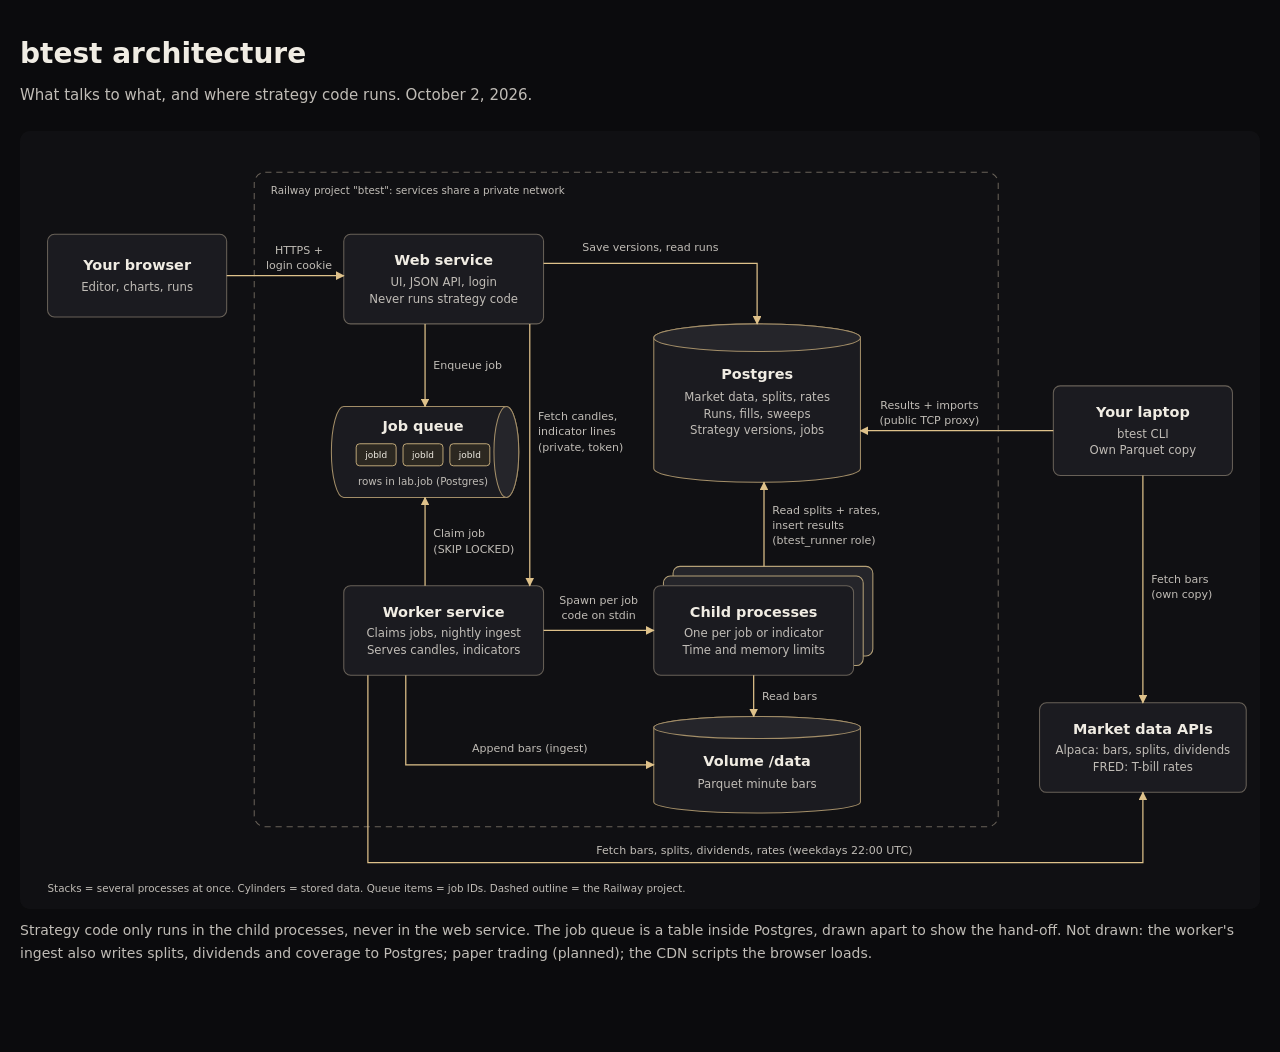
<file: docs/superpowers/specs/2026-10-02-btest-architecture.html>
<!doctype html>
<html lang="en">
<head>
<meta charset="utf-8">
<meta name="viewport" content="width=device-width, initial-scale=1">
<title>btest architecture</title>
<style>
  :root { color-scheme: dark; }
  body { margin: 0; background: #0b0b0d; color: #f0ece3;
         font: 15px/1.6 "Avenir Next", Avenir, system-ui, sans-serif; }
  main { max-width: 1240px; margin: 0 auto; padding: 32px 20px 64px; min-width: 0; }
  h1 { font-size: 28px; font-weight: 600; margin: 0 0 6px; }
  h2 { font-size: 20px; font-weight: 600; margin: 40px 0 4px; }
  .lede { color: #c0bcb6; max-width: 72ch; margin: 0; }
  .tag { display: inline-block; font-size: 12px; padding: 1px 8px; border-radius: 999px;
         border: 1px solid #a38e68; color: #dec18a; margin-left: 8px; vertical-align: 3px; }
  .old { background: #fff; border-radius: 10px; overflow-x: auto; }
  .old img { display: block; width: 100%; min-width: 900px; height: auto; }
  table { width: 100%; border-collapse: collapse; margin-top: 12px; font-size: 14px; }
  th, td { text-align: left; vertical-align: top; padding: 9px 12px; border-bottom: 1px solid #2a2a30; }
  th { color: #c0bcb6; font-weight: 600; }
  td:first-child { color: #dec18a; white-space: nowrap; }
  .tablewrap { overflow-x: auto; }
  figure img + figcaption, .cap { color: #c0bcb6; font-size: 14px; margin-top: 10px; }
</style>
</head>
<body>
<main>
<h1>btest architecture</h1>
<p class="lede">What talks to what, and where strategy code runs. October 2, 2026.</p>
<figure id="bt-figure">
  <style>
    #bt-figure { margin: 24px 0; min-width: 0; }
    #bt-figure .diagram-scroll { overflow-x: auto; background: #101013; border-radius: 10px; }
    #bt-figure svg { display: block; width: 100%; min-width: 1200px; height: auto; }
    #bt-figure text { font-family: "Avenir Next", Avenir, system-ui, sans-serif; fill: #f0ece3; }
    #bt-figure .title { font-size: 21px; }
    #bt-figure .detail { fill: #c0bcb6; font-size: 17px; }
    #bt-figure .edge-label { fill: #c0bcb6; font-size: 16px; }
    #bt-figure .note { fill: #c0bcb6; font-size: 15px; }
    #bt-figure .item { font-size: 13px; }
    #bt-figure .edge { fill: none; stroke: #dec18a; stroke-width: 1.8; marker-end: url(#bt-arrow); }
    #bt-figure figcaption { margin-top: 10px; font: 14px/1.6 system-ui, sans-serif; color: #c0bcb6; }
  </style>
  <div class="diagram-scroll" tabindex="0" role="region"
       aria-label="btest architecture, scroll horizontally on small screens">
    <svg xmlns="http://www.w3.org/2000/svg" viewBox="0 0 1800 1130" role="img"
         aria-labelledby="bt-title bt-desc">
      <title id="bt-title">btest architecture, October 2026</title>
      <desc id="bt-desc">
        The browser talks to the web service, which saves strategy versions and run results in
        Postgres and enqueues jobs as lab.job rows. The worker claims jobs and spawns a limited
        child process per job or indicator; children read Parquet bars from the worker's volume
        and insert results as the restricted btest_runner role. The worker also ingests market
        data each weekday and serves candles to the web service over the private network. The
        laptop CLI writes runs through Postgres's public proxy and keeps its own bar copy.
      </desc>
      <defs>
        <marker id="bt-arrow" viewBox="0 0 10 10" refX="9" refY="5" markerWidth="7"
                markerHeight="7" orient="auto-start-reverse">
          <path d="M0 0L10 5L0 10Z" fill="#dec18a"/>
        </marker>
      </defs>
      <rect width="1800" height="1130" fill="#101013"/>
      <rect x="340" y="60" width="1080" height="950" rx="16" fill="none" stroke="#686158" stroke-width="1.5" stroke-dasharray="9 7"/>
      <text class="note" x="364" y="92">Railway project "btest": services share a private network</text>
      <rect x="40" y="150" width="260" height="120" rx="10" fill="#1b1b20" stroke="#686158" stroke-width="1.5"/>
      <text class="title" x="170.0" y="202.0" text-anchor="middle" font-weight="600">Your browser</text>
      <text class="detail" x="170.0" y="232.0" text-anchor="middle">Editor, charts, runs</text>
      <rect x="470" y="150" width="290" height="130" rx="10" fill="#1b1b20" stroke="#686158" stroke-width="1.5"/>
      <text class="title" x="615.0" y="195.0" text-anchor="middle" font-weight="600">Web service</text>
      <text class="detail" x="615.0" y="225.0" text-anchor="middle">UI, JSON API, login</text>
      <text class="detail" x="615.0" y="249.0" text-anchor="middle">Never runs strategy code</text>
      <path d="M470 400H706A18 66.0 0 0 1 706 532H470A18 66.0 0 0 1 470 400Z" fill="#1b1b20" stroke="#a38e68" stroke-width="1.5"/>
      <ellipse cx="706" cy="466.0" rx="18" ry="66.0" fill="#25252a" stroke="#a38e68" stroke-width="1.5"/>
      <text class="title" x="585.0" y="436" text-anchor="middle" font-weight="600">Job queue</text>
      <rect x="488.0" y="454" width="58" height="32" rx="5" fill="#2c2821" stroke="#dec18a" stroke-width="1.2"/>
      <text class="item" x="517.0" y="475" text-anchor="middle">jobId</text>
      <rect x="556.0" y="454" width="58" height="32" rx="5" fill="#2c2821" stroke="#dec18a" stroke-width="1.2"/>
      <text class="item" x="585.0" y="475" text-anchor="middle">jobId</text>
      <rect x="624.0" y="454" width="58" height="32" rx="5" fill="#2c2821" stroke="#dec18a" stroke-width="1.2"/>
      <text class="item" x="653.0" y="475" text-anchor="middle">jobId</text>
      <text class="note" x="585.0" y="514" text-anchor="middle">rows in lab.job (Postgres)</text>
      <rect x="470" y="660" width="290" height="130" rx="10" fill="#1b1b20" stroke="#686158" stroke-width="1.5"/>
      <text class="title" x="615.0" y="705.0" text-anchor="middle" font-weight="600">Worker service</text>
      <text class="detail" x="615.0" y="735.0" text-anchor="middle">Claims jobs, nightly ingest</text>
      <text class="detail" x="615.0" y="759.0" text-anchor="middle">Serves candles, indicators</text>
      <path d="M920 300A150.0 20 0 0 1 1220 300V490A150.0 20 0 0 1 920 490Z" fill="#1b1b20" stroke="#a38e68" stroke-width="1.5"/>
      <ellipse cx="1070.0" cy="300" rx="150.0" ry="20" fill="#25252a" stroke="#a38e68" stroke-width="1.5"/>
      <text class="title" x="1070.0" y="360" text-anchor="middle" font-weight="600">Postgres</text>
      <text class="detail" x="1070.0" y="392" text-anchor="middle">Market data, splits, rates</text>
      <text class="detail" x="1070.0" y="416" text-anchor="middle">Runs, fills, sweeps</text>
      <text class="detail" x="1070.0" y="440" text-anchor="middle">Strategy versions, jobs</text>
      <rect x="948" y="632" width="290" height="130" rx="10" fill="#25252a" stroke="#b4a077" stroke-width="1.5"/>
      <rect x="934" y="646" width="290" height="130" rx="10" fill="#25252a" stroke="#b4a077" stroke-width="1.5"/>
      <rect x="920" y="660" width="290" height="130" rx="10" fill="#1b1b20" stroke="#686158" stroke-width="1.5"/>
      <text class="title" x="1065.0" y="705.0" text-anchor="middle" font-weight="600">Child processes</text>
      <text class="detail" x="1065.0" y="735.0" text-anchor="middle">One per job or indicator</text>
      <text class="detail" x="1065.0" y="759.0" text-anchor="middle">Time and memory limits</text>
      <path d="M920 866A150.0 16 0 0 1 1220 866V974A150.0 16 0 0 1 920 974Z" fill="#1b1b20" stroke="#a38e68" stroke-width="1.5"/>
      <ellipse cx="1070.0" cy="866" rx="150.0" ry="16" fill="#25252a" stroke="#a38e68" stroke-width="1.5"/>
      <text class="title" x="1070.0" y="922" text-anchor="middle" font-weight="600">Volume /data</text>
      <text class="detail" x="1070.0" y="954" text-anchor="middle">Parquet minute bars</text>
      <rect x="1500" y="370" width="260" height="130" rx="10" fill="#1b1b20" stroke="#686158" stroke-width="1.5"/>
      <text class="title" x="1630.0" y="415.0" text-anchor="middle" font-weight="600">Your laptop</text>
      <text class="detail" x="1630.0" y="445.0" text-anchor="middle">btest CLI</text>
      <text class="detail" x="1630.0" y="469.0" text-anchor="middle">Own Parquet copy</text>
      <rect x="1480" y="830" width="300" height="130" rx="10" fill="#1b1b20" stroke="#686158" stroke-width="1.5"/>
      <text class="title" x="1630.0" y="875.0" text-anchor="middle" font-weight="600">Market data APIs</text>
      <text class="detail" x="1630.0" y="905.0" text-anchor="middle">Alpaca: bars, splits, dividends</text>
      <text class="detail" x="1630.0" y="929.0" text-anchor="middle">FRED: T-bill rates</text>
      <path class="edge" d="M300 210H470"/>
      <text class="edge-label" x="405" y="178" text-anchor="middle">HTTPS +</text>
      <text class="edge-label" x="405" y="200" text-anchor="middle">login cookie</text>
      <path class="edge" d="M760 192H1070V280"/>
      <text class="edge-label" x="915" y="174" text-anchor="middle">Save versions, read runs</text>
      <path class="edge" d="M588 280V400"/>
      <text class="edge-label" x="600" y="346" text-anchor="start">Enqueue job</text>
      <path class="edge" d="M588 660V532"/>
      <text class="edge-label" x="600" y="590" text-anchor="start">Claim job</text>
      <text class="edge-label" x="600" y="612" text-anchor="start">(SKIP LOCKED)</text>
      <path class="edge" d="M740 280V660"/>
      <text class="edge-label" x="752" y="420" text-anchor="start">Fetch candles,</text>
      <text class="edge-label" x="752" y="442" text-anchor="start">indicator lines</text>
      <text class="edge-label" x="752" y="464" text-anchor="start">(private, token)</text>
      <path class="edge" d="M760 725H920"/>
      <text class="edge-label" x="840" y="686" text-anchor="middle">Spawn per job</text>
      <text class="edge-label" x="840" y="708" text-anchor="middle">code on stdin</text>
      <path class="edge" d="M1080 632V510"/>
      <text class="edge-label" x="1092" y="556" text-anchor="start">Read splits + rates,</text>
      <text class="edge-label" x="1092" y="578" text-anchor="start">insert results</text>
      <text class="edge-label" x="1092" y="600" text-anchor="start">(btest_runner role)</text>
      <path class="edge" d="M1065 790V850"/>
      <text class="edge-label" x="1077" y="826" text-anchor="start">Read bars</text>
      <path class="edge" d="M560 790V920H920"/>
      <text class="edge-label" x="740" y="902" text-anchor="middle">Append bars (ingest)</text>
      <path class="edge" d="M505 790V1062H1630V960"/>
      <text class="edge-label" x="1066" y="1050" text-anchor="middle">Fetch bars, splits, dividends, rates (weekdays 22:00 UTC)</text>
      <path class="edge" d="M1500 435H1220"/>
      <text class="edge-label" x="1320" y="404" text-anchor="middle">Results + imports</text>
      <text class="edge-label" x="1320" y="426" text-anchor="middle">(public TCP proxy)</text>
      <path class="edge" d="M1630 500V830"/>
      <text class="edge-label" x="1642" y="656" text-anchor="start">Fetch bars</text>
      <text class="edge-label" x="1642" y="678" text-anchor="start">(own copy)</text>
      <text class="note" x="40" y="1104">Stacks = several processes at once. Cylinders = stored data. Queue items = job IDs. Dashed outline = the Railway project.</text>
    </svg>
  </div>
  <figcaption>
    Strategy code only runs in the child processes, never in the web service. The job queue is a
    table inside Postgres, drawn apart to show the hand-off. Not drawn: the worker's ingest also
    writes splits, dividends and coverage to Postgres; paper trading (planned); the CDN scripts
    the browser loads.
  </figcaption>
</figure>
</main>
</body>
</html>
</file>
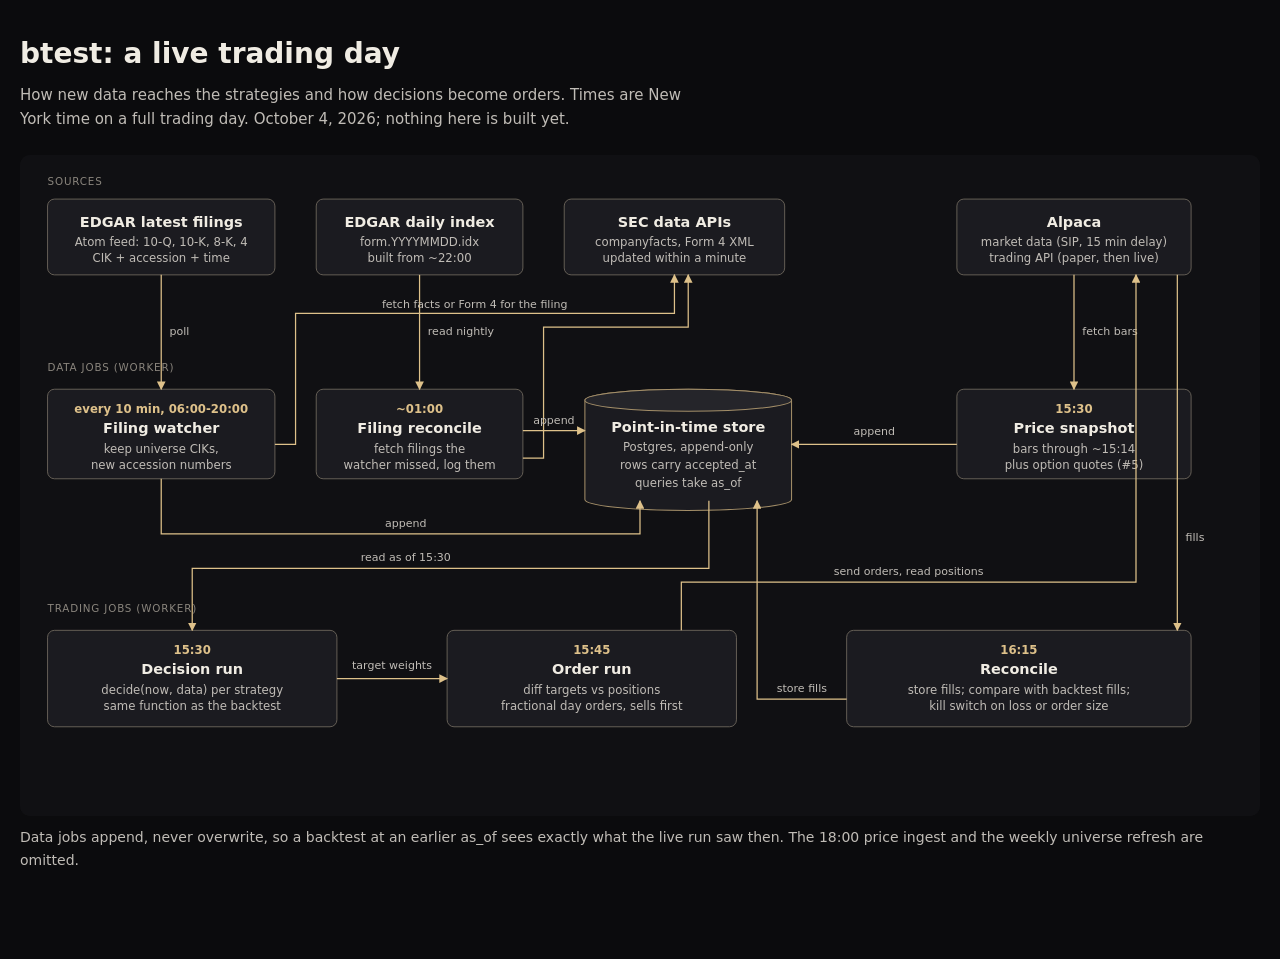
<file: docs/superpowers/specs/2026-10-04-live-day.html>
<!doctype html>
<html lang="en">
<head>
<meta charset="utf-8">
<meta name="viewport" content="width=device-width, initial-scale=1">
<title>btest live day</title>
<style>
  :root { color-scheme: dark; }
  body { margin: 0; background: #0b0b0d; color: #f0ece3;
         font: 15px/1.6 "Avenir Next", Avenir, system-ui, sans-serif; }
  main { max-width: 1240px; margin: 0 auto; padding: 32px 20px 64px; min-width: 0; }
  h1 { font-size: 28px; font-weight: 600; margin: 0 0 6px; }
  .lede { color: #c0bcb6; max-width: 72ch; margin: 0; }
</style>
</head>
<body>
<main>
<h1>btest: a live trading day</h1>
<p class="lede">How new data reaches the strategies and how decisions become orders. Times are
New York time on a full trading day. October 4, 2026; nothing here is built yet.</p>
<figure id="ld-figure">
  <style>
    #ld-figure { margin: 24px 0; min-width: 0; }
    #ld-figure .diagram-scroll { overflow-x: auto; background: #101013; border-radius: 10px; }
    #ld-figure svg { display: block; width: 100%; min-width: 1200px; height: auto; }
    #ld-figure text { font-family: "Avenir Next", Avenir, system-ui, sans-serif; fill: #f0ece3; }
    #ld-figure .title { font-size: 21px; font-weight: 600; }
    #ld-figure .detail { fill: #c0bcb6; font-size: 17px; }
    #ld-figure .time { fill: #dec18a; font-size: 17px; font-weight: 600; }
    #ld-figure .edge-label { fill: #c0bcb6; font-size: 16px; }
    #ld-figure .lane { fill: #8a857d; font-size: 15px; letter-spacing: 0.08em; }
    #ld-figure .edge { fill: none; stroke: #dec18a; stroke-width: 1.8; marker-end: url(#ld-arrow); }
    #ld-figure .svc { fill: #1b1b20; stroke: #686158; stroke-width: 1.4; }
    #ld-figure .back { fill: #25252a; stroke: #b4a077; stroke-width: 1.5; }
    #ld-figure .store { fill: #1b1b20; stroke: #a38e68; stroke-width: 1.5; }
    #ld-figure .cap { fill: #25252a; stroke: #a38e68; stroke-width: 1.5; }
    #ld-figure figcaption { margin-top: 10px; font: 14px/1.6 system-ui, sans-serif; color: #c0bcb6; }
  </style>
  <div class="diagram-scroll" tabindex="0" role="region"
       aria-label="Live trading day diagram, scroll horizontally on small screens">
    <svg xmlns="http://www.w3.org/2000/svg" viewBox="0 0 1800 960" role="img"
         aria-labelledby="ld-title ld-desc">
      <title id="ld-title">btest live trading day</title>
      <desc id="ld-desc">
        Top row, external sources: the EDGAR latest-filings feed, the EDGAR nightly daily index,
        the SEC companyfacts API and Alpaca market data. Middle row, worker jobs: the filing
        watcher polls the feed every ten minutes and fetches companyfacts or Form 4 XML for
        universe companies; the nightly filing reconcile reads the daily index for misses; the
        15:30 price snapshot pulls Alpaca bars. All three append to the point-in-time store in
        Postgres. Bottom row: the 15:30 decision run reads the store as of now and writes target
        weights; the 15:45 order run diffs targets against Alpaca positions and sends sells then
        buys to the Alpaca trading API; the 16:15 reconcile reads fills back and compares them
        with the backtest fill model.
      </desc>
      <defs>
        <marker id="ld-arrow" viewBox="0 0 10 10" refX="9" refY="5"
                markerWidth="7" markerHeight="7" orient="auto-start-reverse">
          <path d="M0 0L10 5L0 10Z" fill="#dec18a"/>
        </marker>
      </defs>
      <rect width="1800" height="960" fill="#101013"/>

      <text class="lane" x="40" y="44">SOURCES</text>
      <text class="lane" x="40" y="314">DATA JOBS (WORKER)</text>
      <text class="lane" x="40" y="664">TRADING JOBS (WORKER)</text>

      <rect class="svc" x="40" y="64" width="330" height="110" rx="10"/>
      <text class="title" x="205" y="104" text-anchor="middle">EDGAR latest filings</text>
      <text class="detail" x="205" y="132" text-anchor="middle">Atom feed: 10-Q, 10-K, 8-K, 4</text>
      <text class="detail" x="205" y="156" text-anchor="middle">CIK + accession + time</text>

      <rect class="svc" x="430" y="64" width="300" height="110" rx="10"/>
      <text class="title" x="580" y="104" text-anchor="middle">EDGAR daily index</text>
      <text class="detail" x="580" y="132" text-anchor="middle">form.YYYYMMDD.idx</text>
      <text class="detail" x="580" y="156" text-anchor="middle">built from ~22:00</text>

      <rect class="svc" x="790" y="64" width="320" height="110" rx="10"/>
      <text class="title" x="950" y="104" text-anchor="middle">SEC data APIs</text>
      <text class="detail" x="950" y="132" text-anchor="middle">companyfacts, Form 4 XML</text>
      <text class="detail" x="950" y="156" text-anchor="middle">updated within a minute</text>

      <rect class="svc" x="1360" y="64" width="340" height="110" rx="10"/>
      <text class="title" x="1530" y="104" text-anchor="middle">Alpaca</text>
      <text class="detail" x="1530" y="132" text-anchor="middle">market data (SIP, 15 min delay)</text>
      <text class="detail" x="1530" y="156" text-anchor="middle">trading API (paper, then live)</text>

      <rect class="svc" x="40" y="340" width="330" height="130" rx="10"/>
      <text class="time" x="205" y="374" text-anchor="middle">every 10 min, 06:00-20:00</text>
      <text class="title" x="205" y="404" text-anchor="middle">Filing watcher</text>
      <text class="detail" x="205" y="432" text-anchor="middle">keep universe CIKs,</text>
      <text class="detail" x="205" y="456" text-anchor="middle">new accession numbers</text>

      <rect class="svc" x="430" y="340" width="300" height="130" rx="10"/>
      <text class="time" x="580" y="374" text-anchor="middle">~01:00</text>
      <text class="title" x="580" y="404" text-anchor="middle">Filing reconcile</text>
      <text class="detail" x="580" y="432" text-anchor="middle">fetch filings the</text>
      <text class="detail" x="580" y="456" text-anchor="middle">watcher missed, log them</text>

      <rect class="svc" x="1360" y="340" width="340" height="130" rx="10"/>
      <text class="time" x="1530" y="374" text-anchor="middle">15:30</text>
      <text class="title" x="1530" y="404" text-anchor="middle">Price snapshot</text>
      <text class="detail" x="1530" y="432" text-anchor="middle">bars through ~15:14</text>
      <text class="detail" x="1530" y="456" text-anchor="middle">plus option quotes (#5)</text>

      <path class="store" d="M820 356A150 16 0 0 1 1120 356V500A150 16 0 0 1 820 500Z"/>
      <ellipse class="cap" cx="970" cy="356" rx="150" ry="16"/>
      <text class="title" x="970" y="402" text-anchor="middle">Point-in-time store</text>
      <text class="detail" x="970" y="430" text-anchor="middle">Postgres, append-only</text>
      <text class="detail" x="970" y="456" text-anchor="middle">rows carry accepted_at</text>
      <text class="detail" x="970" y="482" text-anchor="middle">queries take as_of</text>

      <path class="edge" d="M205 174V340"/>
      <text class="edge-label" x="217" y="262">poll</text>
      <path class="edge" d="M580 174V340"/>
      <text class="edge-label" x="592" y="262">read nightly</text>
      <path class="edge" d="M370 420H400V230H950V174"/>
      <path class="edge" d="M730 440H760V250H970V174"/>
      <text class="edge-label" x="660" y="222" text-anchor="middle">fetch facts or Form 4 for the filing</text>
      <path class="edge" d="M1530 174V340"/>
      <text class="edge-label" x="1542" y="262">fetch bars</text>
      <path class="edge" d="M205 470V550H900V502"/>
      <text class="edge-label" x="560" y="540" text-anchor="middle">append</text>
      <path class="edge" d="M730 400H820"/>
      <text class="edge-label" x="775" y="390" text-anchor="middle">append</text>
      <path class="edge" d="M1360 420H1120"/>
      <text class="edge-label" x="1240" y="406" text-anchor="middle">append</text>

      <rect class="svc" x="40" y="690" width="420" height="140" rx="10"/>
      <text class="time" x="250" y="724" text-anchor="middle">15:30</text>
      <text class="title" x="250" y="754" text-anchor="middle">Decision run</text>
      <text class="detail" x="250" y="782" text-anchor="middle">decide(now, data) per strategy</text>
      <text class="detail" x="250" y="806" text-anchor="middle">same function as the backtest</text>

      <rect class="svc" x="620" y="690" width="420" height="140" rx="10"/>
      <text class="time" x="830" y="724" text-anchor="middle">15:45</text>
      <text class="title" x="830" y="754" text-anchor="middle">Order run</text>
      <text class="detail" x="830" y="782" text-anchor="middle">diff targets vs positions</text>
      <text class="detail" x="830" y="806" text-anchor="middle">fractional day orders, sells first</text>

      <rect class="svc" x="1200" y="690" width="500" height="140" rx="10"/>
      <text class="time" x="1450" y="724" text-anchor="middle">16:15</text>
      <text class="title" x="1450" y="754" text-anchor="middle">Reconcile</text>
      <text class="detail" x="1450" y="782" text-anchor="middle">store fills; compare with backtest fills;</text>
      <text class="detail" x="1450" y="806" text-anchor="middle">kill switch on loss or order size</text>

      <path class="edge" d="M1000 502V600H250V690"/>
      <text class="edge-label" x="560" y="590" text-anchor="middle">read as of 15:30</text>
      <path class="edge" d="M460 760H620"/>
      <text class="edge-label" x="540" y="746" text-anchor="middle">target weights</text>
      <path class="edge" d="M960 690V620H1620V174"/>
      <text class="edge-label" x="1290" y="610" text-anchor="middle">send orders, read positions</text>
      <path class="edge" d="M1680 174V690"/>
      <text class="edge-label" x="1692" y="560">fills</text>
      <path class="edge" d="M1200 790H1070V502"/>
      <text class="edge-label" x="1135" y="780" text-anchor="middle">store fills</text>
    </svg>
  </div>
  <figcaption>
    Data jobs append, never overwrite, so a backtest at an earlier as_of sees exactly what the
    live run saw then. The 18:00 price ingest and the weekly universe refresh are omitted.
  </figcaption>
</figure>
</main>
</body>
</html>
</file>
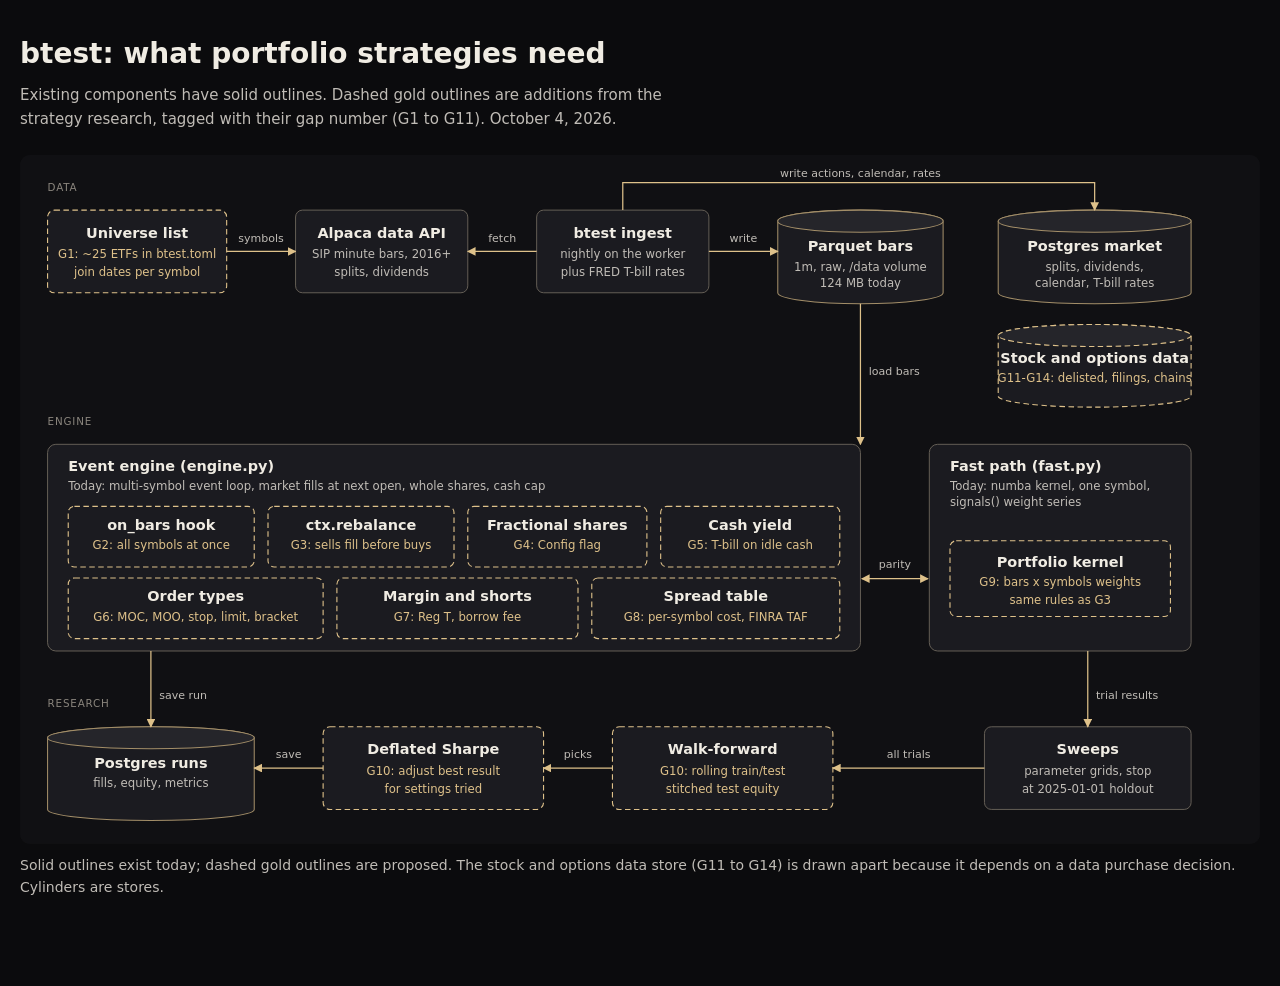
<file: docs/superpowers/specs/2026-10-04-strategy-gaps.html>
<!doctype html>
<html lang="en">
<head>
<meta charset="utf-8">
<meta name="viewport" content="width=device-width, initial-scale=1">
<title>btest strategy gaps</title>
<style>
  :root { color-scheme: dark; }
  body { margin: 0; background: #0b0b0d; color: #f0ece3;
         font: 15px/1.6 "Avenir Next", Avenir, system-ui, sans-serif; }
  main { max-width: 1240px; margin: 0 auto; padding: 32px 20px 64px; min-width: 0; }
  h1 { font-size: 28px; font-weight: 600; margin: 0 0 6px; }
  .lede { color: #c0bcb6; max-width: 72ch; margin: 0; }
</style>
</head>
<body>
<main>
<h1>btest: what portfolio strategies need</h1>
<p class="lede">Existing components have solid outlines. Dashed gold outlines are additions from
the strategy research, tagged with their gap number (G1 to G11). October 4, 2026.</p>
<figure id="sg-figure">
  <style>
    #sg-figure { margin: 24px 0; min-width: 0; }
    #sg-figure .diagram-scroll { overflow-x: auto; background: #101013; border-radius: 10px; }
    #sg-figure svg { display: block; width: 100%; min-width: 1200px; height: auto; }
    #sg-figure text { font-family: "Avenir Next", Avenir, system-ui, sans-serif; fill: #f0ece3; }
    #sg-figure .title { font-size: 21px; font-weight: 600; }
    #sg-figure .detail { fill: #c0bcb6; font-size: 17px; }
    #sg-figure .new-detail { fill: #dec18a; font-size: 17px; }
    #sg-figure .edge-label { fill: #c0bcb6; font-size: 16px; }
    #sg-figure .lane { fill: #8a857d; font-size: 15px; letter-spacing: 0.08em; }
    #sg-figure .edge { fill: none; stroke: #dec18a; stroke-width: 1.8; marker-end: url(#sg-arrow); }
    #sg-figure .svc { fill: #1b1b20; stroke: #686158; stroke-width: 1.4; }
    #sg-figure .new { fill: #1b1b20; stroke: #dec18a; stroke-width: 1.6; stroke-dasharray: 8 5; }
    #sg-figure .store { fill: #1b1b20; stroke: #a38e68; stroke-width: 1.5; }
    #sg-figure .cap { fill: #25252a; stroke: #a38e68; stroke-width: 1.5; }
    #sg-figure .newstore { fill: #1b1b20; stroke: #dec18a; stroke-width: 1.6; stroke-dasharray: 8 5; }
    #sg-figure .newcap { fill: #25252a; stroke: #dec18a; stroke-width: 1.6; stroke-dasharray: 8 5; }
    #sg-figure figcaption { margin-top: 10px; font: 14px/1.6 system-ui, sans-serif; color: #c0bcb6; }
  </style>
  <div class="diagram-scroll" tabindex="0" role="region"
       aria-label="btest strategy gaps diagram, scroll horizontally on small screens">
    <svg xmlns="http://www.w3.org/2000/svg" viewBox="0 0 1800 1000" role="img"
         aria-labelledby="sg-title sg-desc">
      <title id="sg-title">Components btest adds to backtest portfolio strategies</title>
      <desc id="sg-desc">
        Data lane: a universe list (new, G1) tells ingest which symbols to fetch from Alpaca;
        ingest writes minute bars to Parquet and corporate actions and rates to Postgres. A new
        store for survivorship-free stock prices, fundamentals, events and option chains
        (G11 to G14) serves the stock and options strategies. Engine lane: the
        event engine loads bars and gains a rebalance hook, batch rebalancing, fractional
        shares, cash yield, order types, a margin model and a spread table. The fast path gains
        a portfolio kernel. Research lane: the engine saves runs to Postgres; the fast path feeds sweeps, whose
        trials pass through new walk-forward and deflated Sharpe checks before being saved.
      </desc>
      <defs>
        <marker id="sg-arrow" viewBox="0 0 10 10" refX="9" refY="5"
                markerWidth="7" markerHeight="7" orient="auto-start-reverse">
          <path d="M0 0L10 5L0 10Z" fill="#dec18a"/>
        </marker>
      </defs>
      <rect width="1800" height="1000" fill="#101013"/>

      <text class="lane" x="40" y="52">DATA</text>
      <text class="lane" x="40" y="392">ENGINE</text>
      <text class="lane" x="40" y="802">RESEARCH</text>

      <!-- Data lane -->
      <rect class="new" x="40" y="80" width="260" height="120" rx="10"/>
      <text class="title" x="170" y="120" text-anchor="middle">Universe list</text>
      <text class="new-detail" x="170" y="150" text-anchor="middle">G1: ~25 ETFs in btest.toml</text>
      <text class="new-detail" x="170" y="176" text-anchor="middle">join dates per symbol</text>

      <rect class="svc" x="400" y="80" width="250" height="120" rx="10"/>
      <text class="title" x="525" y="120" text-anchor="middle">Alpaca data API</text>
      <text class="detail" x="525" y="150" text-anchor="middle">SIP minute bars, 2016+</text>
      <text class="detail" x="525" y="176" text-anchor="middle">splits, dividends</text>

      <rect class="svc" x="750" y="80" width="250" height="120" rx="10"/>
      <text class="title" x="875" y="120" text-anchor="middle">btest ingest</text>
      <text class="detail" x="875" y="150" text-anchor="middle">nightly on the worker</text>
      <text class="detail" x="875" y="176" text-anchor="middle">plus FRED T-bill rates</text>

      <path class="store" d="M1100 96A120 16 0 0 1 1340 96V200A120 16 0 0 1 1100 200Z"/>
      <ellipse class="cap" cx="1220" cy="96" rx="120" ry="16"/>
      <text class="title" x="1220" y="140" text-anchor="middle">Parquet bars</text>
      <text class="detail" x="1220" y="168" text-anchor="middle">1m, raw, /data volume</text>
      <text class="detail" x="1220" y="192" text-anchor="middle">124 MB today</text>

      <path class="store" d="M1420 96A140 16 0 0 1 1700 96V200A140 16 0 0 1 1420 200Z"/>
      <ellipse class="cap" cx="1560" cy="96" rx="140" ry="16"/>
      <text class="title" x="1560" y="140" text-anchor="middle">Postgres market</text>
      <text class="detail" x="1560" y="168" text-anchor="middle">splits, dividends,</text>
      <text class="detail" x="1560" y="192" text-anchor="middle">calendar, T-bill rates</text>

      <path class="newstore" d="M1420 262A140 16 0 0 1 1700 262V350A140 16 0 0 1 1420 350Z"/>
      <ellipse class="newcap" cx="1560" cy="262" rx="140" ry="16"/>
      <text class="title" x="1560" y="302" text-anchor="middle">Stock and options data</text>
      <text class="new-detail" x="1560" y="330" text-anchor="middle">G11-G14: delisted, filings, chains</text>

      <path class="edge" d="M300 140H400"/>
      <text class="edge-label" x="350" y="126" text-anchor="middle">symbols</text>
      <path class="edge" d="M750 140H650"/>
      <text class="edge-label" x="700" y="126" text-anchor="middle">fetch</text>
      <path class="edge" d="M1000 140H1100"/>
      <text class="edge-label" x="1050" y="126" text-anchor="middle">write</text>
      <path class="edge" d="M875 80V40H1560V80"/>
      <text class="edge-label" x="1220" y="32" text-anchor="middle">write actions, calendar, rates</text>

      <!-- Engine lane -->
      <rect class="svc" x="40" y="420" width="1180" height="300" rx="12"/>
      <text class="title" x="70" y="458">Event engine (engine.py)</text>
      <text class="detail" x="70" y="486">Today: multi-symbol event loop, market fills at next open, whole shares, cash cap</text>

      <rect class="new" x="70" y="510" width="270" height="88" rx="9"/>
      <text class="title" x="205" y="544" text-anchor="middle">on_bars hook</text>
      <text class="new-detail" x="205" y="572" text-anchor="middle">G2: all symbols at once</text>

      <rect class="new" x="360" y="510" width="270" height="88" rx="9"/>
      <text class="title" x="495" y="544" text-anchor="middle">ctx.rebalance</text>
      <text class="new-detail" x="495" y="572" text-anchor="middle">G3: sells fill before buys</text>

      <rect class="new" x="650" y="510" width="260" height="88" rx="9"/>
      <text class="title" x="780" y="544" text-anchor="middle">Fractional shares</text>
      <text class="new-detail" x="780" y="572" text-anchor="middle">G4: Config flag</text>

      <rect class="new" x="930" y="510" width="260" height="88" rx="9"/>
      <text class="title" x="1060" y="544" text-anchor="middle">Cash yield</text>
      <text class="new-detail" x="1060" y="572" text-anchor="middle">G5: T-bill on idle cash</text>

      <rect class="new" x="70" y="614" width="370" height="88" rx="9"/>
      <text class="title" x="255" y="648" text-anchor="middle">Order types</text>
      <text class="new-detail" x="255" y="676" text-anchor="middle">G6: MOC, MOO, stop, limit, bracket</text>

      <rect class="new" x="460" y="614" width="350" height="88" rx="9"/>
      <text class="title" x="635" y="648" text-anchor="middle">Margin and shorts</text>
      <text class="new-detail" x="635" y="676" text-anchor="middle">G7: Reg T, borrow fee</text>

      <rect class="new" x="830" y="614" width="360" height="88" rx="9"/>
      <text class="title" x="1010" y="648" text-anchor="middle">Spread table</text>
      <text class="new-detail" x="1010" y="676" text-anchor="middle">G8: per-symbol cost, FINRA TAF</text>

      <rect class="svc" x="1320" y="420" width="380" height="300" rx="12"/>
      <text class="title" x="1350" y="458">Fast path (fast.py)</text>
      <text class="detail" x="1350" y="486">Today: numba kernel, one symbol,</text>
      <text class="detail" x="1350" y="510">signals() weight series</text>
      <rect class="new" x="1350" y="560" width="320" height="110" rx="9"/>
      <text class="title" x="1510" y="598" text-anchor="middle">Portfolio kernel</text>
      <text class="new-detail" x="1510" y="626" text-anchor="middle">G9: bars x symbols weights</text>
      <text class="new-detail" x="1510" y="652" text-anchor="middle">same rules as G3</text>

      <path class="edge" d="M1220 216V420"/>
      <text class="edge-label" x="1232" y="320">load bars</text>
      <path class="edge" d="M1222 615H1318" marker-start="url(#sg-arrow)"/>
      <text class="edge-label" x="1270" y="600" text-anchor="middle">parity</text>

      <!-- Research lane -->
      <path class="store" d="M40 846A150 16 0 0 1 340 846V950A150 16 0 0 1 40 950Z"/>
      <ellipse class="cap" cx="190" cy="846" rx="150" ry="16"/>
      <text class="title" x="190" y="890" text-anchor="middle">Postgres runs</text>
      <text class="detail" x="190" y="918" text-anchor="middle">fills, equity, metrics</text>

      <rect class="new" x="440" y="830" width="320" height="120" rx="10"/>
      <text class="title" x="600" y="870" text-anchor="middle">Deflated Sharpe</text>
      <text class="new-detail" x="600" y="900" text-anchor="middle">G10: adjust best result</text>
      <text class="new-detail" x="600" y="926" text-anchor="middle">for settings tried</text>

      <rect class="new" x="860" y="830" width="320" height="120" rx="10"/>
      <text class="title" x="1020" y="870" text-anchor="middle">Walk-forward</text>
      <text class="new-detail" x="1020" y="900" text-anchor="middle">G10: rolling train/test</text>
      <text class="new-detail" x="1020" y="926" text-anchor="middle">stitched test equity</text>

      <rect class="svc" x="1400" y="830" width="300" height="120" rx="10"/>
      <text class="title" x="1550" y="870" text-anchor="middle">Sweeps</text>
      <text class="detail" x="1550" y="900" text-anchor="middle">parameter grids, stop</text>
      <text class="detail" x="1550" y="926" text-anchor="middle">at 2025-01-01 holdout</text>

      <path class="edge" d="M190 720V830"/>
      <text class="edge-label" x="202" y="790">save run</text>
      <path class="edge" d="M1550 720V830"/>
      <text class="edge-label" x="1562" y="790">trial results</text>
      <path class="edge" d="M1400 890H1180"/>
      <text class="edge-label" x="1290" y="876" text-anchor="middle">all trials</text>
      <path class="edge" d="M860 890H760"/>
      <text class="edge-label" x="810" y="876" text-anchor="middle">picks</text>
      <path class="edge" d="M440 890H340"/>
      <text class="edge-label" x="390" y="876" text-anchor="middle">save</text>
    </svg>
  </div>
  <figcaption>
    Solid outlines exist today; dashed gold outlines are proposed. The stock and options data store (G11 to G14) is drawn apart because it depends on a
    data purchase decision. Cylinders are stores.
  </figcaption>
</figure>
</main>
</body>
</html>
</file>
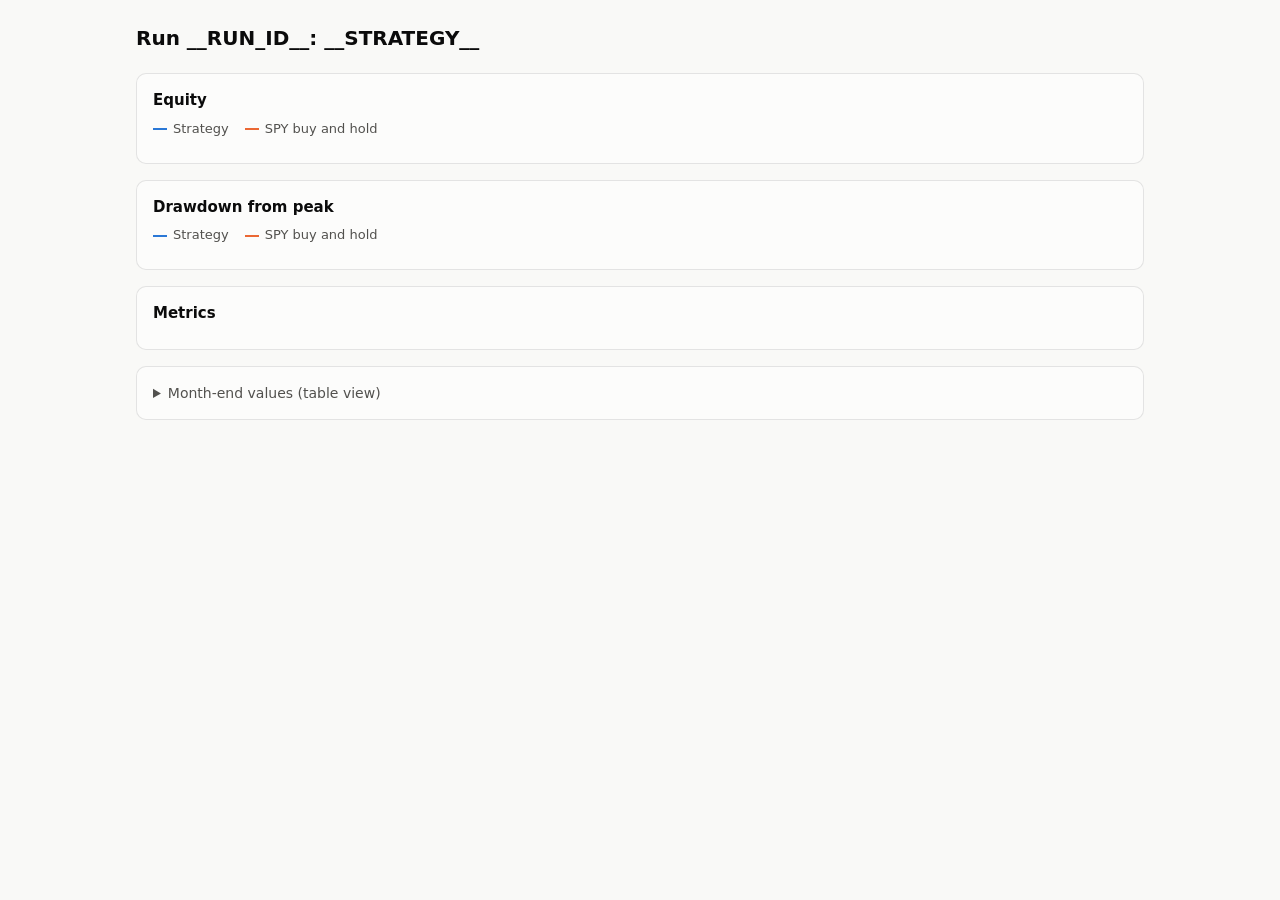
<file: src/btest/templates/report.html>
<!doctype html>
<html lang="en">
<head>
<meta charset="utf-8">
<meta name="viewport" content="width=device-width, initial-scale=1">
<title>btest run __RUN_ID__</title>
<style>
:root {
    color-scheme: light;
    --page: #f9f9f7;
    --surface: #fcfcfb;
    --ink: #0b0b0b;
    --ink-2: #52514e;
    --muted: #898781;
    --grid: #e1e0d9;
    --axis: #c3c2b7;
    --ring: rgba(11, 11, 11, 0.10);
    --s1: #2a78d6;
    --s2: #eb6834;
}
@media (prefers-color-scheme: dark) {
    :root:not([data-theme="light"]) {
        color-scheme: dark;
        --page: #0d0d0d;
        --surface: #1a1a19;
        --ink: #ffffff;
        --ink-2: #c3c2b7;
        --grid: #2c2c2a;
        --axis: #383835;
        --ring: rgba(255, 255, 255, 0.10);
        --s1: #3987e5;
        --s2: #d95926;
    }
}
:root[data-theme="dark"] {
    color-scheme: dark;
    --page: #0d0d0d;
    --surface: #1a1a19;
    --ink: #ffffff;
    --ink-2: #c3c2b7;
    --grid: #2c2c2a;
    --axis: #383835;
    --ring: rgba(255, 255, 255, 0.10);
    --s1: #3987e5;
    --s2: #d95926;
}
* { box-sizing: border-box; }
body {
    margin: 0;
    background: var(--page);
    color: var(--ink);
    font: 14px/1.45 system-ui, -apple-system, "Segoe UI", sans-serif;
}
main { max-width: 1040px; margin: 0 auto; padding: 24px 16px 48px; }
h1 { font-size: 20px; margin: 0 0 4px; }
h2 { font-size: 15px; margin: 0 0 8px; }
.sub { color: var(--ink-2); margin: 0 0 20px; overflow-wrap: anywhere; }
.card {
    background: var(--surface);
    border: 1px solid var(--ring);
    border-radius: 10px;
    padding: 16px;
    margin-bottom: 16px;
}
.legend { display: flex; gap: 16px; color: var(--ink-2); font-size: 13px; margin-bottom: 8px; }
.legend span::before {
    content: ""; display: inline-block; width: 14px; height: 2px; margin-right: 6px;
    vertical-align: middle; background: var(--c);
}
.chart { position: relative; }
svg { display: block; width: 100%; height: auto; overflow: visible; }
.tip {
    position: absolute; pointer-events: none; display: none;
    background: var(--surface); border: 1px solid var(--ring); border-radius: 6px;
    padding: 6px 8px; font-size: 12px; white-space: nowrap;
    box-shadow: 0 2px 8px rgba(0, 0, 0, 0.12);
}
.tip b { font-variant-numeric: tabular-nums; }
.swatch { display: inline-block; width: 8px; height: 8px; border-radius: 50%;
          margin-right: 6px; background: var(--c); }
table { border-collapse: collapse; width: 100%; font-variant-numeric: tabular-nums; }
th, td { text-align: right; padding: 5px 8px; border-bottom: 1px solid var(--grid); }
th:first-child, td:first-child { text-align: left; }
th { color: var(--ink-2); font-weight: 600; }
.scroll { overflow-x: auto; }
details summary { cursor: pointer; color: var(--ink-2); }
</style>
</head>
<body>
<main>
<h1>Run __RUN_ID__: __STRATEGY__</h1>
<p class="sub" id="sub"></p>

<section class="card">
    <h2>Equity</h2>
    <div class="legend">
        <span style="--c: var(--s1)">Strategy</span>
        <span style="--c: var(--s2)">SPY buy and hold</span>
    </div>
    <div class="chart" id="equity"></div>
</section>

<section class="card">
    <h2>Drawdown from peak</h2>
    <div class="legend">
        <span style="--c: var(--s1)">Strategy</span>
        <span style="--c: var(--s2)">SPY buy and hold</span>
    </div>
    <div class="chart" id="drawdown"></div>
</section>

<section class="card scroll">
    <h2>Metrics</h2>
    <table id="metrics"></table>
</section>

<section class="card scroll">
    <details>
        <summary>Month-end values (table view)</summary>
        <table id="monthly"></table>
    </details>
</section>
</main>
<script>
const RUN = __DATA__;

const pct = v => v == null ? "-" : (v * 100).toFixed(2) + "%";
const num = (v, d = 2) => v == null ? "-" : v.toLocaleString(undefined,
    {minimumFractionDigits: d, maximumFractionDigits: d});
const money = v => v == null ? "-" : "$" + num(v, 0);

const sub = document.getElementById("sub");
sub.textContent = `${RUN.symbols.join(", ")} · from ${RUN.start} until ${RUN.end} UTC · params `
    + JSON.stringify(RUN.params) + ` · slippage ${RUN.config.costs.slippage_bps} bps`
    + (RUN.git_commit ? ` · commit ${RUN.git_commit.slice(0, 7)}${RUN.git_dirty ? " (dirty)" : ""}` : "");

const dates = RUN.equity.map(r => r[0]);
const strat = RUN.equity.map(r => r[1]);
const bench = RUN.equity.map(r => r[2]);
const drawdown = xs => {
    let peak = -Infinity;
    return xs.map(v => { if (v == null) return null; peak = Math.max(peak, v); return v / peak - 1; });
};

function niceTicks(lo, hi, count) {
    const raw = (hi - lo) / count;
    const mag = 10 ** Math.floor(Math.log10(raw));
    const step = [1, 2, 2.5, 5, 10].map(k => k * mag).find(s => s >= raw);
    const first = Math.floor(lo / step), last = Math.ceil(hi / step - 1e-9);
    const ticks = [];
    // Multiply integer indices rather than accumulating, so 0 stays exactly 0.
    for (let k = first; k <= last; k++) ticks.push(k * step + 0);
    return ticks;
}

function chart(el, series, fmt, opts = {}) {
    el.replaceChildren();
    const W = Math.max(300, el.clientWidth), H = opts.height || 320;
    const m = {l: 64, r: 12, t: 8, b: 28};
    const all = series.flatMap(s => s.values).filter(v => v != null);
    const ticks = niceTicks(Math.min(...all), opts.zeroTop ? 0 : Math.max(...all),
                            W < 500 ? 3 : 5);
    const lo = ticks[0], hi = ticks[ticks.length - 1];
    const n = dates.length;
    const x = i => m.l + (W - m.l - m.r) * (n > 1 ? i / (n - 1) : 0);
    const y = v => m.t + (H - m.t - m.b) * (1 - (v - lo) / (hi - lo));
    const ns = "http://www.w3.org/2000/svg";
    const svg = document.createElementNS(ns, "svg");
    svg.setAttribute("viewBox", `0 0 ${W} ${H}`);
    svg.setAttribute("role", "img");
    svg.setAttribute("aria-label", opts.label);
    const add = (tag, attrs, parent = svg) => {
        const e = document.createElementNS(ns, tag);
        for (const [k, v] of Object.entries(attrs)) e.setAttribute(k, v);
        parent.appendChild(e);
        return e;
    };
    for (const v of ticks) {
        const yy = y(v);
        add("line", {x1: m.l, x2: W - m.r, y1: yy, y2: yy, stroke: "var(--grid)", "stroke-width": 1});
        add("text", {x: m.l - 8, y: yy + 4, "text-anchor": "end", fill: "var(--muted)",
                     "font-size": 12}).textContent = (opts.tickFmt || fmt)(v);
    }
    let lastYear = null, lastX = -Infinity;
    dates.forEach((d, i) => {
        const yr = d.slice(0, 4);
        if (yr === lastYear) return;
        lastYear = yr;
        if (x(i) - lastX >= 44) {
            lastX = x(i);
            add("text", {x: x(i), y: H - 8, "text-anchor": "middle", fill: "var(--muted)",
                         "font-size": 12}).textContent = yr;
        }
    });
    add("line", {x1: m.l, x2: W - m.r, y1: H - m.b, y2: H - m.b, stroke: "var(--axis)",
                 "stroke-width": 1});
    for (const s of series) {
        let dpath = "", pen = false;
        s.values.forEach((v, i) => {
            if (v == null) { pen = false; return; }
            dpath += (pen ? "L" : "M") + x(i).toFixed(1) + "," + y(v).toFixed(1);
            pen = true;
        });
        add("path", {d: dpath, fill: "none", stroke: s.color, "stroke-width": 2,
                     "stroke-linejoin": "round"});
    }
    const cross = add("line", {y1: m.t, y2: H - m.b, stroke: "var(--axis)", "stroke-width": 1,
                               visibility: "hidden"});
    const dots = series.map(s => add("circle", {r: 4, fill: s.color, stroke: "var(--surface)",
                                                "stroke-width": 2, visibility: "hidden"}));
    el.appendChild(svg);
    const tip = document.createElement("div");
    tip.className = "tip";
    el.appendChild(tip);
    const hide = () => { tip.style.display = "none"; cross.setAttribute("visibility", "hidden");
                         dots.forEach(d => d.setAttribute("visibility", "hidden")); };
    svg.addEventListener("pointerleave", hide);
    svg.addEventListener("pointermove", ev => {
        const r = svg.getBoundingClientRect();
        const px = (ev.clientX - r.left) / r.width * W;
        const i = Math.max(0, Math.min(n - 1, Math.round((px - m.l) / (W - m.l - m.r) * (n - 1))));
        cross.setAttribute("x1", x(i)); cross.setAttribute("x2", x(i));
        cross.setAttribute("visibility", "visible");
        series.forEach((s, k) => {
            const v = s.values[i];
            dots[k].setAttribute("visibility", v == null ? "hidden" : "visible");
            if (v != null) { dots[k].setAttribute("cx", x(i)); dots[k].setAttribute("cy", y(v)); }
        });
        tip.replaceChildren();
        const head = document.createElement("div");
        head.textContent = dates[i];
        tip.appendChild(head);
        for (const s of series) {
            const row = document.createElement("div");
            const sw = document.createElement("span");
            sw.className = "swatch"; sw.style.setProperty("--c", s.color);
            const b = document.createElement("b");
            b.textContent = fmt(s.values[i]);
            row.append(sw, s.name + " ", b);
            tip.appendChild(row);
        }
        tip.style.display = "block";
        const left = x(i) / W * r.width;
        const flip = left > r.width * 0.6;
        tip.style.left = (flip ? left - tip.offsetWidth - 12 : left + 12) + "px";
        tip.style.top = "8px";
    });
}

const S1 = "var(--s1)", S2 = "var(--s2)";
const tickPct = v => (v * 100).toFixed(Math.abs(v) < 0.1 && v !== 0 ? 1 : 0) + "%";
function drawCharts() {
chart(document.getElementById("equity"), [
    {name: "Strategy", values: strat, color: S1},
    {name: "SPY", values: bench, color: S2},
], money, {label: "Equity of strategy and SPY buy and hold over time"});
chart(document.getElementById("drawdown"), [
    {name: "Strategy", values: drawdown(strat), color: S1},
    {name: "SPY", values: drawdown(bench), color: S2},
], pct, {label: "Drawdown from peak over time", zeroTop: true, height: 200,
         tickFmt: tickPct});
}
drawCharts();
let resizeTimer;
window.addEventListener("resize", () => {
    clearTimeout(resizeTimer);
    resizeTimer = setTimeout(drawCharts, 150);
});

const ROWS = [
    ["Total return", "total_return", pct], ["CAGR", "cagr", pct],
    ["Annualized volatility", "ann_vol", pct], ["Sharpe", "sharpe", v => num(v)],
    ["Sortino", "sortino", v => num(v)], ["Max drawdown", "max_drawdown", pct],
    ["Longest drawdown (days)", "max_drawdown_days", v => num(v, 0)],
    ["End equity", "end_equity", money], ["Exposure", "exposure", pct],
    ["Fills", "fills", v => num(v, 0)], ["Win rate (closing fills)", "win_rate", pct],
    ["Turnover (x equity per year)", "turnover", v => num(v, 1)],
    ["Costs (slippage + fees)", "costs", money],
];
const mt = document.getElementById("metrics");
mt.innerHTML = "<tr><th>Metric</th><th>Strategy</th><th>SPY buy and hold</th></tr>";
for (const [label, key, f] of ROWS) {
    const tr = document.createElement("tr");
    for (const v of [label, f(RUN.metrics[key]),
                     key in RUN.benchmark_metrics ? f(RUN.benchmark_metrics[key]) : ""]) {
        const td = document.createElement("td");
        td.textContent = v;
        tr.appendChild(td);
    }
    mt.appendChild(tr);
}

const mo = document.getElementById("monthly");
mo.innerHTML = "<tr><th>Month end</th><th>Strategy</th><th>SPY buy and hold</th></tr>";
dates.forEach((d, i) => {
    if (i < n_last() && dates[i + 1].slice(0, 7) === d.slice(0, 7)) return;
    const tr = document.createElement("tr");
    for (const v of [d, money(strat[i]), money(bench[i])]) {
        const td = document.createElement("td");
        td.textContent = v;
        tr.appendChild(td);
    }
    mo.appendChild(tr);
});
function n_last() { return dates.length - 1; }
</script>
</body>
</html>
</file>
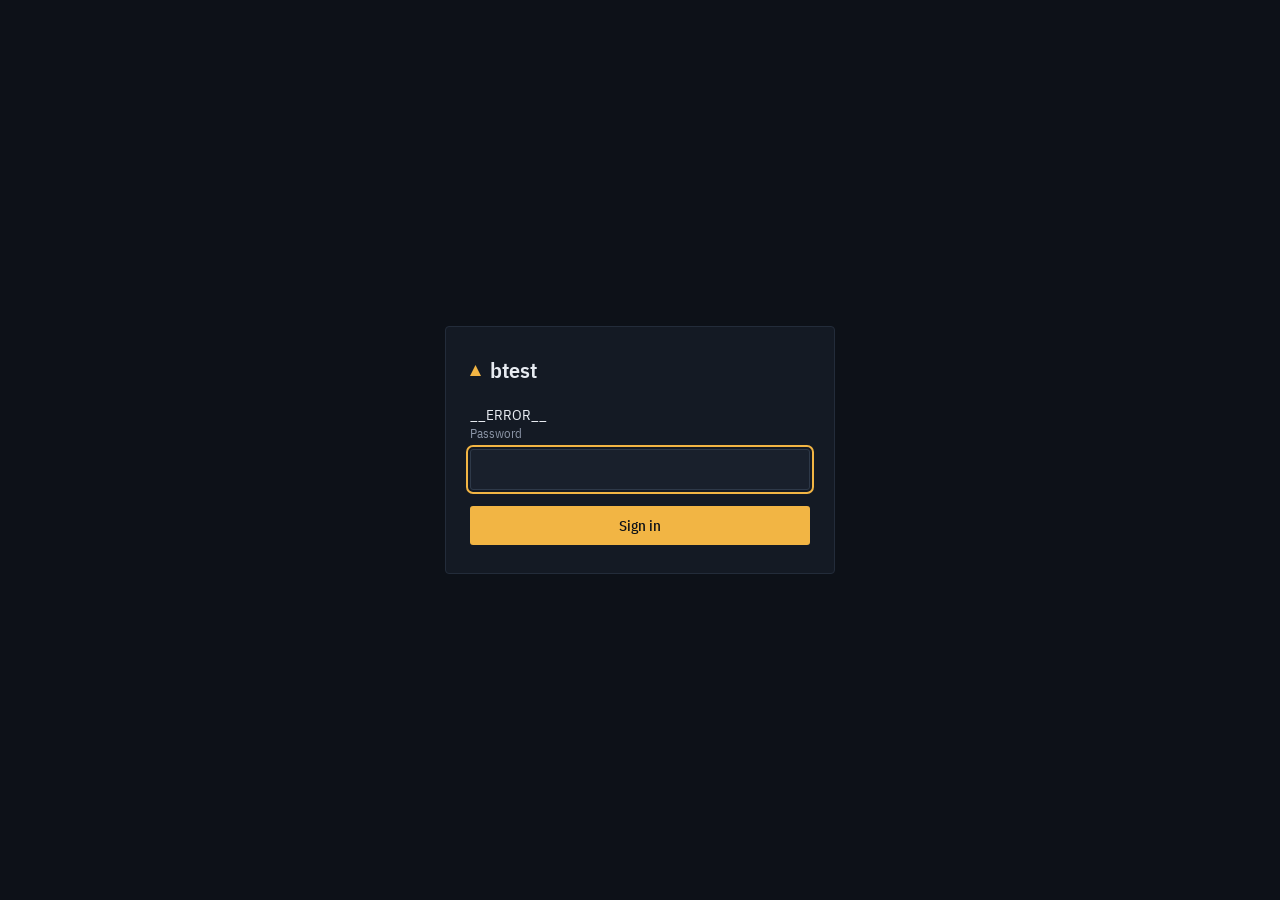
<file: src/btest/ui/static/login.html>
<!doctype html>
<html lang="en">
<head>
<meta charset="utf-8">
<meta name="viewport" content="width=device-width, initial-scale=1">
<title>Sign in | btest</title>
<link rel="preconnect" href="https://fonts.googleapis.com">
<link rel="preconnect" href="https://fonts.gstatic.com" crossorigin>
<link rel="stylesheet" href="https://fonts.googleapis.com/css2?family=IBM+Plex+Sans+Condensed:wght@400;500;600&display=swap">
<style>
body {
    margin: 0;
    min-height: 100vh;
    display: grid;
    place-items: center;
    background: #0d1118;
    color: #e7ebf1;
    font: 15px/1.4 "IBM Plex Sans Condensed", system-ui, sans-serif;
}
form {
    width: min(340px, calc(100vw - 32px));
    padding: 28px 24px;
    background: #141a24;
    border: 1px solid #232c3a;
    border-radius: 4px;
}
h1 { margin: 0 0 18px; font-size: 22px; font-weight: 600; display: flex; align-items: center; }
h1::before {
    content: ""; width: 11px; height: 11px; margin-right: 9px; background: #f2b544;
    clip-path: polygon(0 100%, 50% 0, 100% 100%);
}
label { display: block; color: #8b95a7; font-size: 13px; margin-bottom: 6px; }
input {
    width: 100%; box-sizing: border-box; padding: 9px 10px; font: inherit; color: #e7ebf1;
    background: #19202c; border: 1px solid #2e3949; border-radius: 3px;
}
input:focus-visible, button:focus-visible { outline: 2px solid #f2b544; outline-offset: 2px; }
button {
    margin-top: 16px; width: 100%; padding: 9px; font: inherit; font-weight: 500;
    color: #0d1118; background: #f2b544; border: 0; border-radius: 3px; cursor: pointer;
}
.err { color: #f06a6a; margin: 0 0 12px; }
</style>
</head>
<body>
<form method="post" action="/login">
    <h1>btest</h1>
    __ERROR__
    <label for="password">Password</label>
    <input id="password" name="password" type="password" autocomplete="current-password" autofocus required>
    <button type="submit">Sign in</button>
</form>
</body>
</html>
</file>
